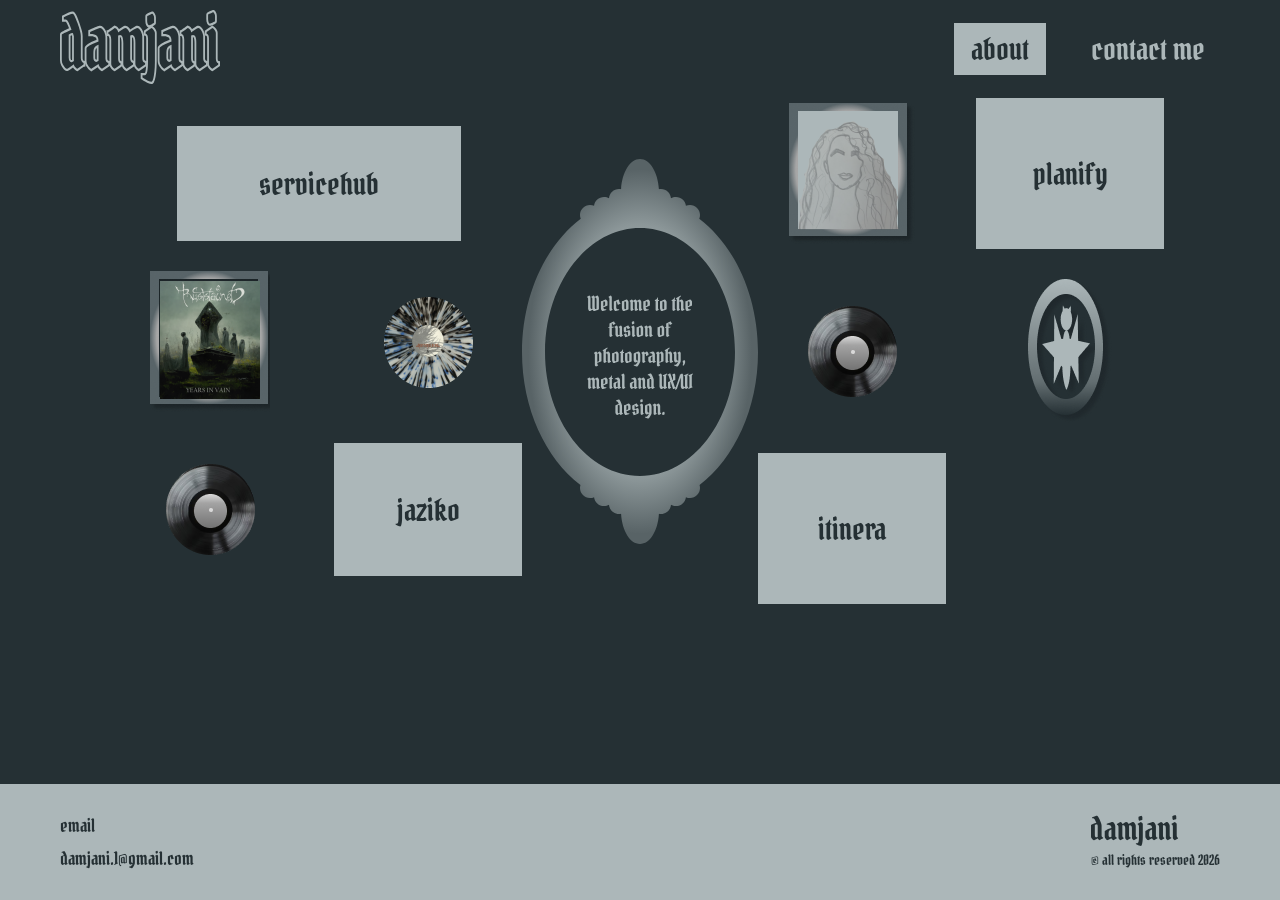
<file: index.html>
<!DOCTYPE html>
<html lang="en">

<head>
  <meta charset="UTF-8">
  <meta name="viewport" content="width=device-width, initial-scale=1.0">
  <title>damjani homepage</title>
  <link rel="icon" href="images/damjani.svg">
  <link rel="stylesheet" href="main.css">
</head>

<body>
  <header class="main-padding">
    <a href="index.html"> <img src="images/logo.svg" alt="logo"></a>
    <nav>
      <button aria-label="about" id="about" class="btn primary-btn"><span>about</span></button>
      <a href="mailto:damjani.1@gmail.com">
            <button aria-label="contact me" id="contact me" class="btn secondary-btn"><span>contact me</span></button>
    </a>
    </nav>

  </header>
  <main class="main-padding">
    <section id="aboutPopup">
      <p>When a lover of photography and organisation meets Figma you get Damjani. Focused on building clean yet
        memorable Ux/Ui designs for every idea and solving real life problems. Skilled in Figma, Adobe photoshop,
        wireframing, user flows, and creating scalable design systems.</p>
      <p>You can find me on damjani.1@gmail.com if you need to turn your ideas into people’s favourite app and website
        complete with original photography works or if you just need a new band recommendation.</p>
    </section>
    <section id="heroShot">
      <div class="hero-left">
        <a href="csSHub.html" class="project-cover" id="servicehub">
          <div class="project-cover-main"><span>servicehub</span></div>
          <div class="project-cover-hover">
            <img src="images/servicehub logo.svg" alt="project-logo">
            <span class="project-cover-info">Website for every local service you may need or want to offer</span>
          </div>
        </a>
        <div class="custom-border">
          <img src="images/years-in-vain-cover.png" alt="album cover">
        </div>
        <img src="images/album cover.png" alt="album cover">
        <img src="images/vinil.png" alt="vinil">
        <a href="csJaziko.html" class="project-cover">
          <div class="project-cover-main"><span>jaziko</span></div>
          <div class="project-cover-hover">
            <img src="images/jaziko logo.png" alt="project-logo">
            <span class="project-cover-info">Language learning app specialised for all segments</span>
          </div>
        </a>
      </div>
      <div class="hero-center">
        <img src="images/hero-center.svg" alt="hero-center">
      </div>
      <div class="hero-right">
        <img src="images/selfie illustration.png" alt="selfie illustration">
        <a href="csPlanify.html" class="project-cover">
          <div class="project-cover-main"><span>planify</span></div>

          <div class="project-cover-hover">
            <img src="images/planify logo.png" alt="project-logo">
            <span class="project-cover-info">Habit tracking, journaling, to do lists - one app for all in your
              pocket</span>
          </div>
        </a>
        <img src="images/vinil.png" alt="vinil">
        <img src="images/flower deco.png" alt="flower deco">
        <a href="csItinera.html" class="project-cover">
          <div class="project-cover-main"><span>itinera</span></div>
          <div class="project-cover-hover">
            <img src="images/itinera logo.png" alt="project-logo">
            <span class="project-cover-info">Your smart travel planner website powered by AI suggestions</span>
          </div>
        </a>
      </div>
    </section>
  </main>
  <footer id="footer" class="main-padding">
    <div class="footer-left">
      <span>email</span>
      <a href="mailto:damjani.1@gmail.com">damjani.1@gmail.com</a>
    </div>
    <div class="footer-right">
      <img src="images/damjani.svg" alt="logo">
      <p>© all rights reserved <span id="year">2026</span></p>
    </div>
  </footer>
  <script src="main.js"></script>
</body>

</html>
</file>
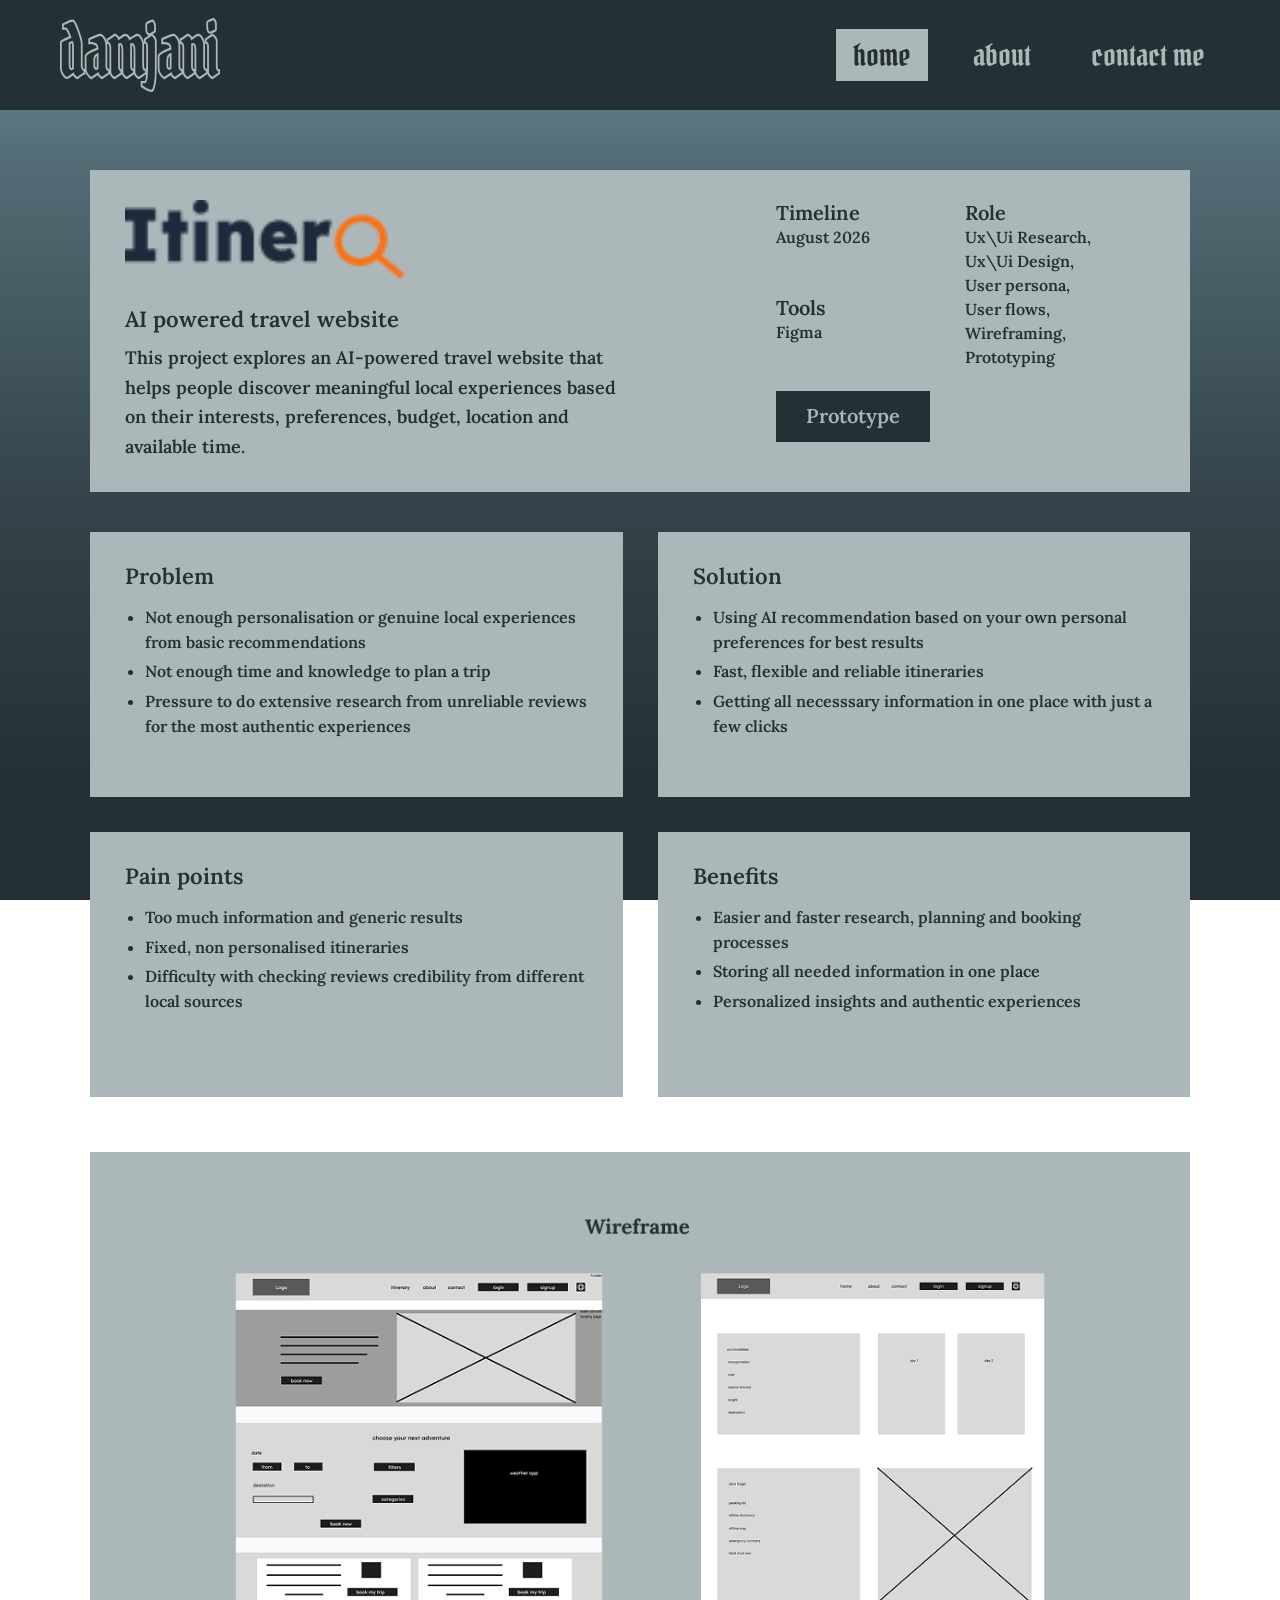
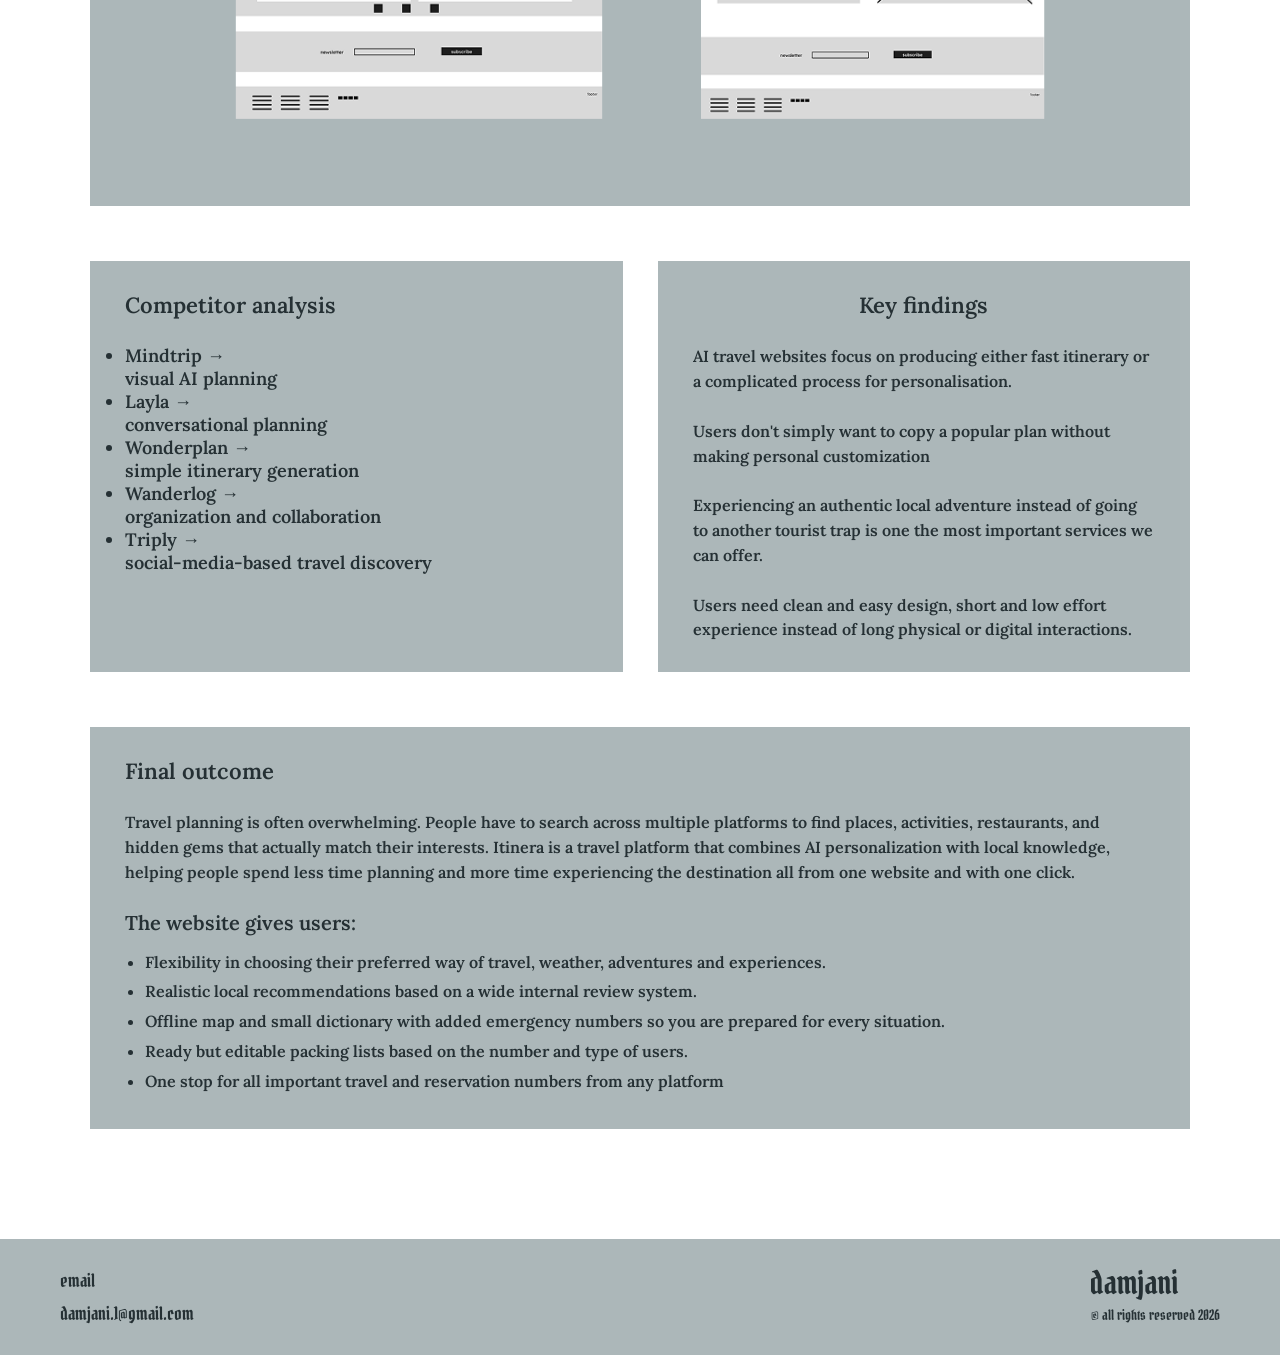
<file: csItinera.html>
<!DOCTYPE html>
<html lang="en">
<head>
    <meta charset="UTF-8">
    <meta name="viewport" content="width=device-width, initial-scale=1.0">
    <title>damjani | Itinera</title>
    <link rel="icon" href="images/damjani.svg">
    <link rel="stylesheet" href="main.css">
</head>

<body class="cs-mainC"> 
    <header class="csItinera cs-mainC">
        <img src="images/logo.svg" alt="Logo">
        <nav>
            <a href="index.html">
            <button aria-label="home" id="home" class="btn primary-btn"><span>home</span></button>
            </a>
            <button aria-label="about" id="about" class="btn secondary-btn"><span>about</span></button>
            <section id="aboutPopup">
      <p>When a lover of photography and organisation meets Figma you get Damjani. Focused on building clean yet
        memorable Ux/Ui designs for every idea and solving real life problems. Skilled in Figma, Adobe photoshop,
        wireframing, user flows, and creating scalable design systems.</p>
      <p>You can find me on damjani.1@gmail.com if you need to turn your ideas into people’s favourite app and website
        complete with original photography works or if you just need a new band recommendation.</p>
    </section>
    <a href="mailto:damjani.1@gmail.com">
            <button aria-label="contact me" id="contact me" class="btn secondary-btn"><span>contact me</span></button>
    </a>

        </nav>
    </header>    

<main>
    <section id="itinera" class="project-cs">
        <div class="project-intro">
            <h1>
                <img src="images/itinera logo.png" alt="Itinera">
            </h1>
            <h2>AI powered travel website</h2>
            <p>This project explores an AI-powered travel website that helps people discover meaningful local experiences based on their interests, preferences, budget, location and available time.</p>

        </div>
        <div class="project-details">
        <div>
            <h3>Timeline</h3>
            <p> August 2026</p>
        </div>
        <div>
            <h3>Role</h3>
            <p>
                Ux\Ui Research,<br>
                Ux\Ui Design,<br>
                User persona,<br>
                User flows,<br>
                Wireframing,<br>
                Prototyping
            </p>
        </div>
        <div>   
            <h3>Tools</h3>
            <p>Figma</p>
        </div>
        <div class="cs-btn">
            <a href=https://www.figma.com/proto/e2e3lIB2a1p1ColYZX4ioc/Projects?node-id=174-2645&t=kzydn6kjqx1SH7oX-1&scaling=min-zoom&content-scaling=fixed&page-id=0%3A1&starting-point-node-id=174%3A2645&show-proto-sidebar=1  target="_blank" class="cs-btn">Prototype</a>
        </div>
        </div>
    </section>
    <section id="user-research">
        <div class="problem">
            <h2>Problem</h2>
            <ul>
                <li>Not enough personalisation or genuine local experiences from basic recommendations</li>
                <li>Not enough time and knowledge to plan a trip</li>
                <li>Pressure to do extensive research from unreliable reviews for the most authentic experiences</li>
            </ul>
        </div>
        <div class="solution">
            <h2>Solution</h2>
            <ul>
                <li>Using AI recommendation based on your own personal preferences for best results</li>
                <li>Fast, flexible and reliable itineraries</li>
                <li>Getting all necesssary information in one place with just a few clicks</li>
            </ul>
        </div>
        <div class="painPoint">
            <h2>Pain points</h2>
            <ul>
                <li>Too much information and generic results</li>
                <li>Fixed, non personalised itineraries</li>
                <li>Difficulty with checking reviews credibility from different local sources</li>
            </ul>
        </div>
        <div class="benefits">
            <h2>Benefits</h2>
            <ul>
                <li>Easier and faster research, planning and booking processes</li>
                <li>Storing all needed information in one place</li>
                <li>Personalized insights and authentic experiences</li>
            </ul>
        </div>
    </section>  
    <section id="example-section">
        <div class="exampleImg">
            <img src="images/Group 292.png" alt="wireframe">
        </div>
    </section> 
    <section id="analysis">
        <div class="competitorAnalysis">
            <h2>Competitor analysis</h2>
           <ul>
                <li>Mindtrip →<br>
                    visual AI planning</li>
                <li>Layla →<br>
                    conversational planning</li>
                <li>Wonderplan →<br>
                    simple itinerary generation</li>
                <li>Wanderlog →<br>
                    organization and collaboration</li>
                <li>Triply →<br>
                    social-media-based travel discovery</li>
            </ul>
        </div>
        <div class="keyFindings">
            <h2>Key findings</h2>
            <p>
                AI travel websites focus on producing either fast itinerary or a complicated process for personalisation.
            </p>
            <p>
                Users don't simply want to copy a popular plan without making personal customization
            </p>
            <p>
                Experiencing an authentic local adventure instead of going to another tourist trap is one the most important services we can offer.
            </p>
            <p>
                Users need clean and easy design, short and low effort experience instead of long physical or digital interactions.
            </p>
        </div>
    </section>
    <section id="findings">
        <div class="finalOutcome">
            <h2>Final outcome</h2>
            <p>Travel planning is often overwhelming. People have to search across multiple platforms to find places, activities, restaurants, and hidden gems that actually match their interests. Itinera is a travel platform that combines AI personalization with local knowledge, helping people spend less time planning and more time experiencing the destination all from one website and with one click.</p>
            <h3>The website gives users:</h3>
            <ul>
                <li>Flexibility in choosing their preferred way of travel, weather, adventures and experiences.</li>
                <li>Realistic local recommendations based on a wide internal review system.</li>
                <li>Offline map and small dictionary with added emergency numbers so you are prepared for every situation.</li>
                <li>Ready but editable packing lists based on the number and type of users.</li>
                <li>One stop for all important travel and reservation numbers from any platform</li>
            </ul>
        </div>
</main>

  <footer id="footer" class="main-padding">
    <div class="footer-left">
      <span>email</span>
      <a href="mailto:damjani.1@gmail.com">damjani.1@gmail.com</a>
    </div>
    <div class="footer-right">
      <img src="images/damjani.svg" alt="logo">
      <p>© all rights reserved <span id="year">2026</span></p>
    </div>
  </footer>
  <script src="main.js"></script>  
</body>

</html>
</file>
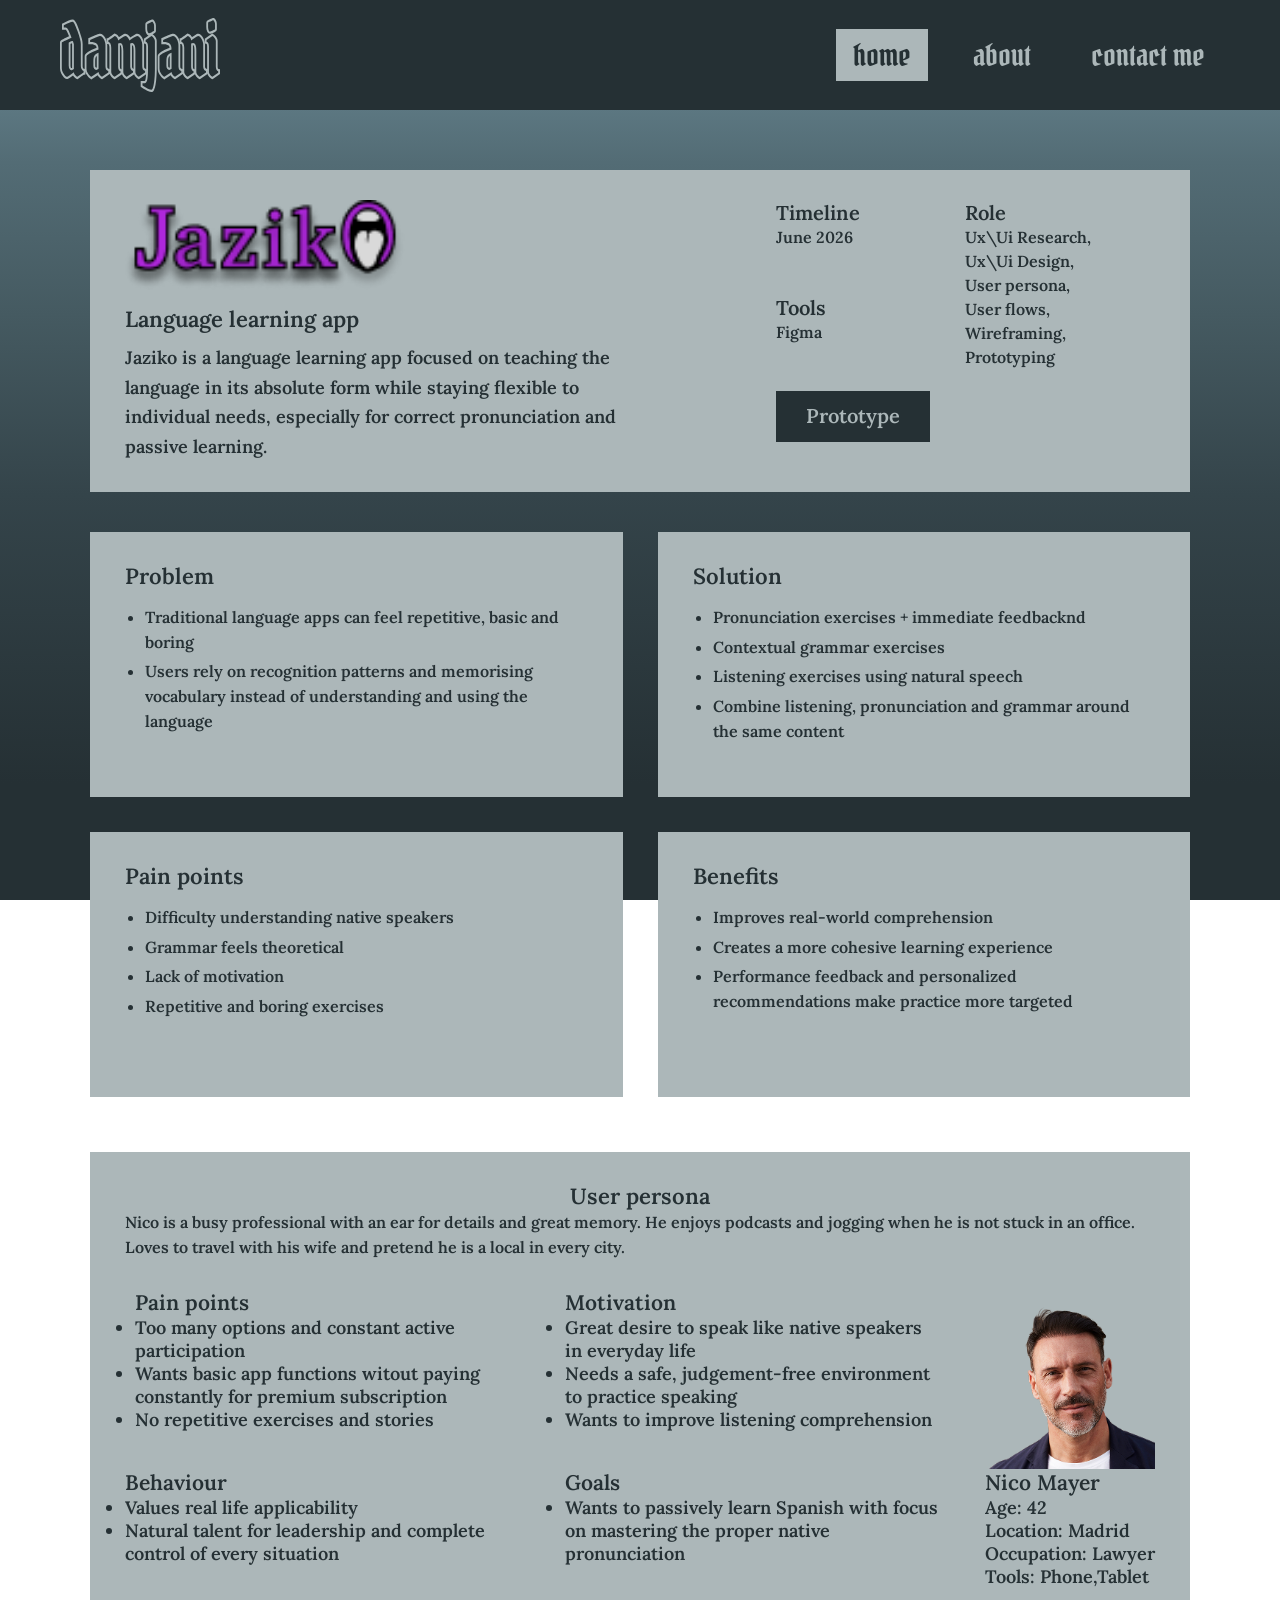
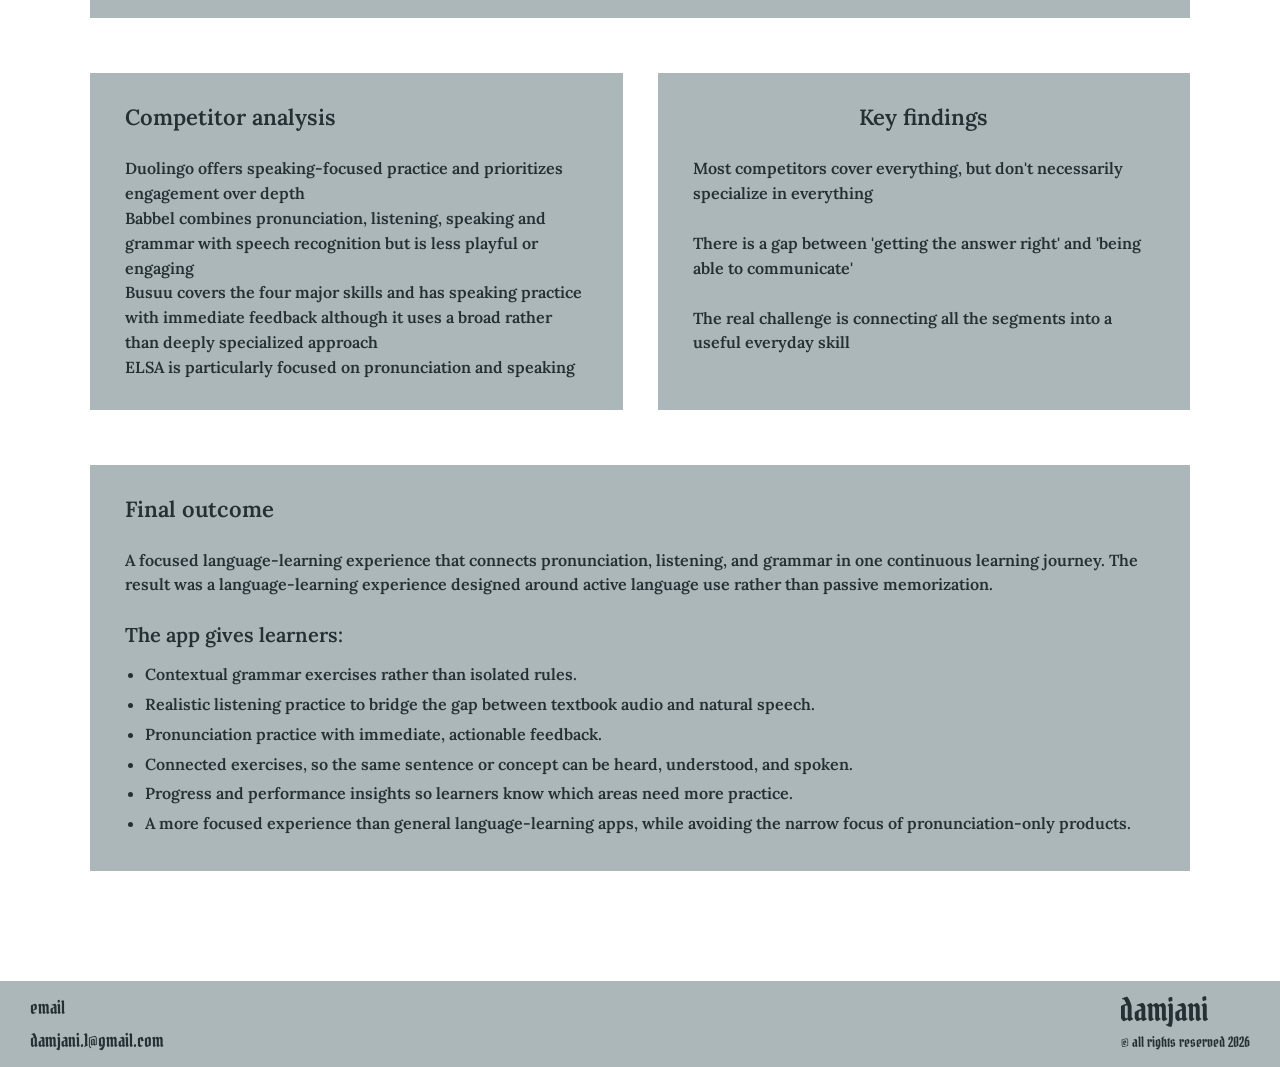
<file: csJaziko.html>
<!DOCTYPE html>
<html lang="en">
<head>
    <meta charset="UTF-8">
    <meta name="viewport" content="width=device-width, initial-scale=1.0">
    <title>damjani | Jaziko</title>
    <link rel="icon" href="images/damjani.svg">
    <link rel="stylesheet" href="main.css">
</head>

<body class="csJaziko cs-mainC"> 
    <header class="csJaziko cs-mainC">
        <img src="images/logo.svg" alt="Logo">
        <nav>
            <a href="index.html">
            <button aria-label="home" id="home" class="btn primary-btn"><span>home</span></button>
            </a>
            <button aria-label="about" id="about" class="btn secondary-btn"><span>about</span></button>
            <section id="aboutPopup">
      <p>When a lover of photography and organisation meets Figma you get Damjani. Focused on building clean yet
        memorable Ux/Ui designs for every idea and solving real life problems. Skilled in Figma, Adobe photoshop,
        wireframing, user flows, and creating scalable design systems.</p>
      <p>You can find me on damjani.1@gmail.com if you need to turn your ideas into people’s favourite app and website
        complete with original photography works or if you just need a new band recommendation.</p>
    </section>
    <a href="mailto:damjani.1@gmail.com">
            <button aria-label="contact me" id="contact me" class="btn secondary-btn"><span>contact me</span></button>
    </a>

        </nav>
    </header>    

<main>
    <section id="jaziko" class="project-cs">
        <div class="project-intro">
            <h1>
                <img src="images/jaziko logo.png" alt="Jaziko">
            </h1>
            <h2>Language learning app</h2>
            <p>Jaziko is a language learning app focused on teaching the language in its absolute form while staying flexible to individual needs, especially for correct pronunciation and passive learning.</p>

        </div>
        <div class="project-details">
        <div>
            <h3>Timeline</h3>
            <p> June 2026</p>
        </div>
        <div>
            <h3>Role</h3>
            <p>
                Ux\Ui Research,<br>
                Ux\Ui Design,<br>
                User persona,<br>
                User flows,<br>
                Wireframing,<br>
                Prototyping
            </p>
        </div>
        <div>   
            <h3>Tools</h3>
            <p>Figma</p>
        </div>
        <div class="cs-btn">
            <a href=https://www.figma.com/proto/e2e3lIB2a1p1ColYZX4ioc/Projects?node-id=35-321&t=TA2B93HFnXbIDEqa-1&scaling=scale-down&content-scaling=fixed&page-id=33%3A104&starting-point-node-id=100%3A1390  target="_blank" class="cs-btn">Prototype</a>
        </div>
        </div>
    </section>
    <section id="user-research">
        <div class="problem">
            <h2>Problem</h2>
            <ul>
                <li>Traditional language apps can feel repetitive, basic and boring</li>
                <li>Users rely on recognition patterns and memorising vocabulary instead of understanding and using the language</li>
            </ul>
        </div>
        <div class="solution">
            <h2>Solution</h2>
            <ul>
                <li>Pronunciation exercises + immediate feedbacknd</li>
                <li>Contextual grammar exercises</li>
                <li>Listening exercises using natural speech</li>
                <li>Combine listening, pronunciation and grammar around the same content</li>
            </ul>
        </div>
        <div class="painPoint">
            <h2>Pain points</h2>
            <ul>
                <li>Difficulty understanding native speakers</li>
                <li>Grammar feels theoretical</li>
                <li>Lack of motivation</li>
                <li>Repetitive and boring exercises</li>
            </ul>
        </div>
        <div class="benefits">
            <h2>Benefits</h2>
            <ul>
                <li>Improves real-world comprehension</li>
                <li>Creates a more cohesive learning experience</li>
                <li>Performance feedback and personalized recommendations make practice more targeted</li>
            </ul>
        </div>
    </section>  
    <section id="example-sectionJ">
        <div class="userPersona">  
            <h2>User persona</h2>
            <p>
                Nico is a busy professional with an ear for details and great memory. He enjoys podcasts and jogging when he is not stuck in an office. Loves to travel with his wife and pretend he is a local in every city.
            </p> 
        </div>
        <div class="userImg">
            <img src="images/Nico Mayer.png" alt="user persona">
        </div>
        <div class="userPPoints">
            <h3>Pain points</h3>
            <ul>
                <li>Too many options and constant active participation</li>
                <li>Wants basic app functions witout paying constantly for premium subscription</li>
                <li>No repetitive exercises and stories</li>
            </ul>
        </div>
        <div class="userMotivation">
            <h3>Motivation</h3>
            <ul>
                <li>Great desire to speak like native speakers in everyday life</li>
                <li>Needs a safe, judgement-free environment to practice speaking</li>
                <li>Wants to improve listening comprehension</li>
            </ul>
        </div>
        <div class="userBehaviour">
            <h3>Behaviour</h3>
            <ul>
                <li>Values real life applicability</li>
                <li>Natural talent for leadership and complete control of every situation</li>
            </ul>
        </div>
        <div class="userGoals">
            <h3>Goals</h3>
            <ul>
                <li>Wants to passively learn Spanish with focus on mastering the proper native pronunciation</li>
            </ul>
        </div>
        <div class="userInfo">
            <h3>Nico Mayer</h3>
            <p>Age: 42<br>
                Location: Madrid<br>
                Occupation: Lawyer<br>
                Tools: Phone,Tablet<br>
            </p>
        </div>

    </section> 
    <section id="analysis">
        <div class="competitorAnalysis">
            <h2>Competitor analysis</h2>
            <p>
                Duolingo offers speaking-focused practice and prioritizes engagement over depth<br>
                Babbel combines pronunciation, listening, speaking and grammar with speech recognition but is less playful or engaging<br>
                Busuu covers the four major skills and has speaking practice with immediate feedback although it uses a broad rather than deeply specialized approach<br>
                ELSA is particularly focused on pronunciation and speaking
            </p>
        </div>
        <div class="keyFindings">
            <h2>Key findings</h2>
            <p>
                Most competitors cover everything, but don't necessarily specialize in everything
            </p>
            <p>
                There is a gap between 'getting the answer right' and 'being able to communicate'
            </p>
            <p>
                The real challenge is connecting all the segments into a useful everyday skill
            </p>
        </div>
    </section>
    <section id="findings">
        <div class="finalOutcome">
            <h2>Final outcome</h2>
            <p>A focused language-learning experience that connects pronunciation, listening, and grammar in one continuous learning journey. The result was a language-learning experience designed around active language use rather than passive memorization.</p>
            <h3>The app gives learners:</h3>
            <ul>
                <li>Contextual grammar exercises rather than isolated rules.</li>
                <li>Realistic listening practice to bridge the gap between textbook audio and natural speech.</li>
                <li>Pronunciation practice with immediate, actionable feedback.</li>
                <li>Connected exercises, so the same sentence or concept can be heard, understood, and spoken.</li>
                <li>Progress and performance insights so learners know which areas need more practice.</li>
                <li>A more focused experience than general language-learning apps, while avoiding the narrow focus of pronunciation-only products.</li>
            </ul>
        </div>
</main>

  <footer id="footerJaziko" class="footer-Jaziko cs-footer">
    <div class="footer-left">
      <span>email</span>
      <a href="mailto:damjani.1@gmail.com">damjani.1@gmail.com</a>
    </div>
    <div class="footer-right">
      <img src="images/damjani.svg" alt="logo">
      <p>© all rights reserved <span id="year">2026</span></p>
    </div>
  </footer>
  <script src="main.js"></script>  
</body>

</html>
</file>
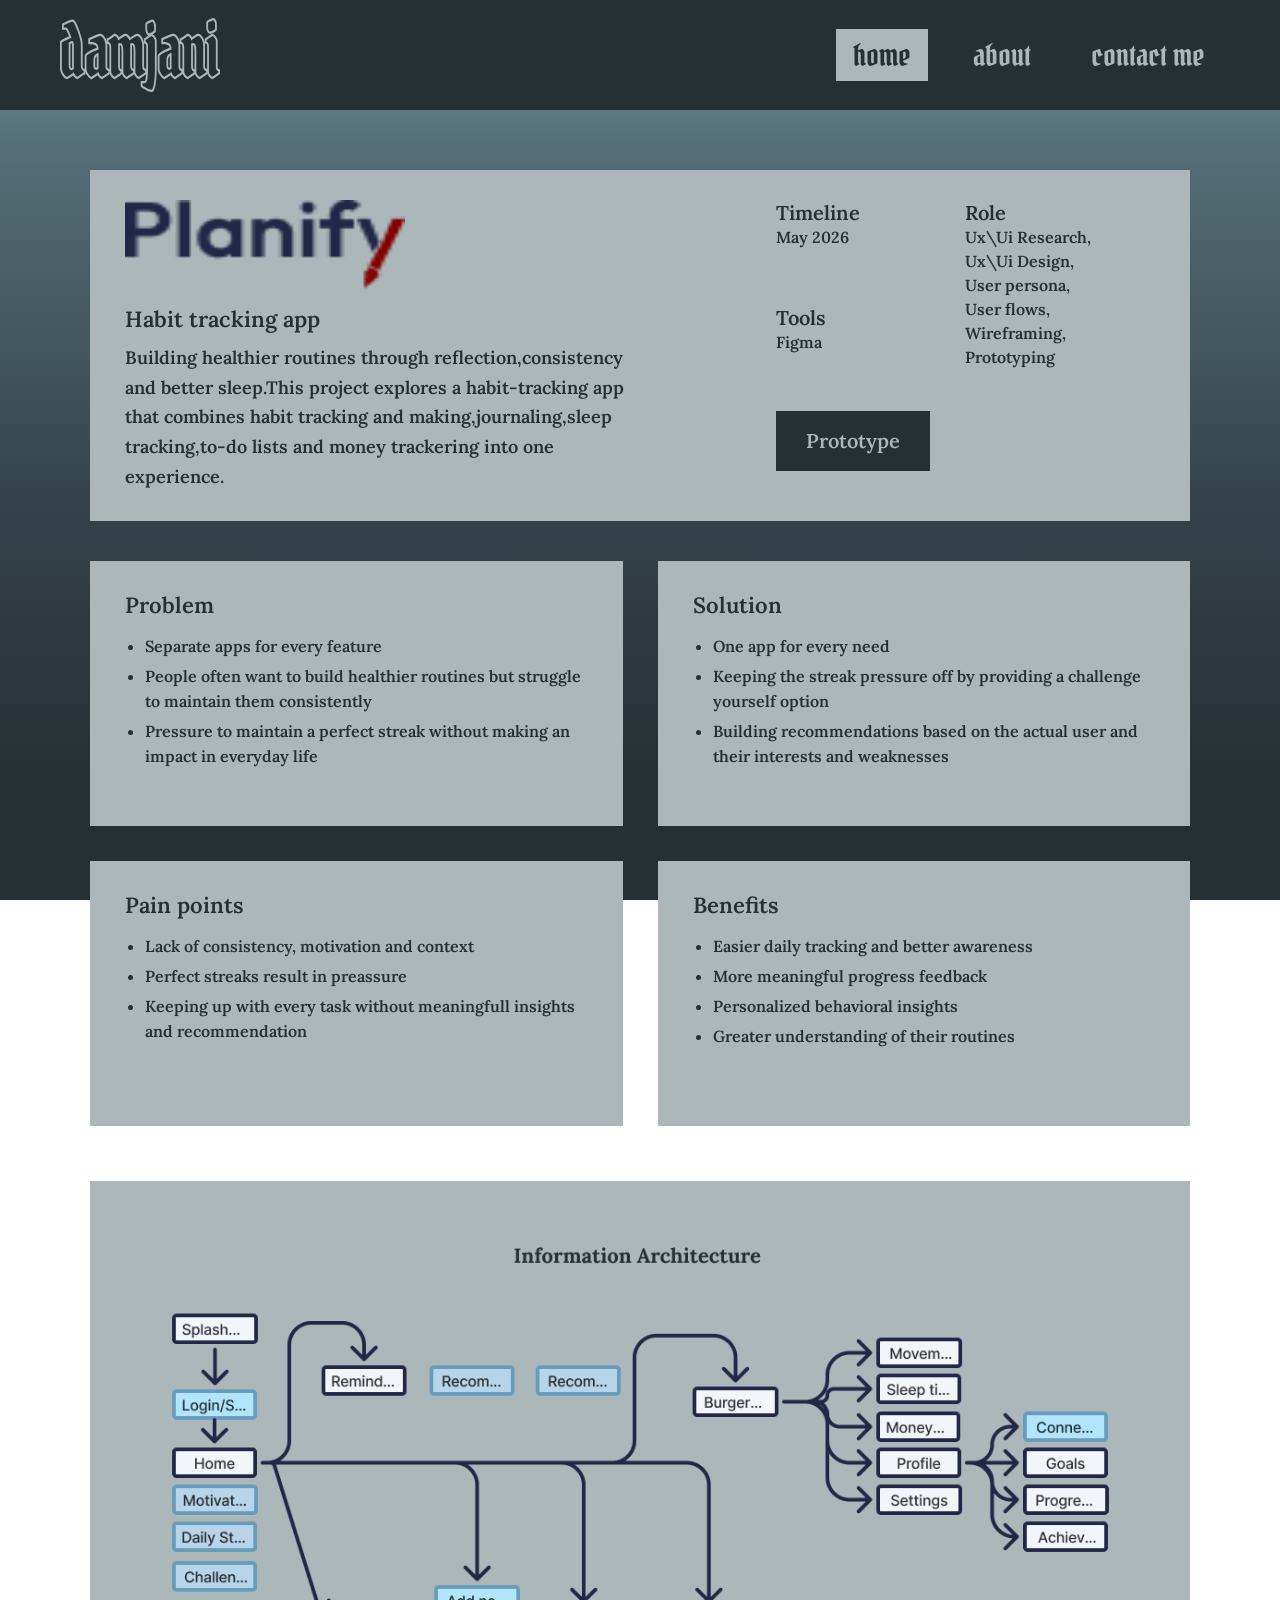
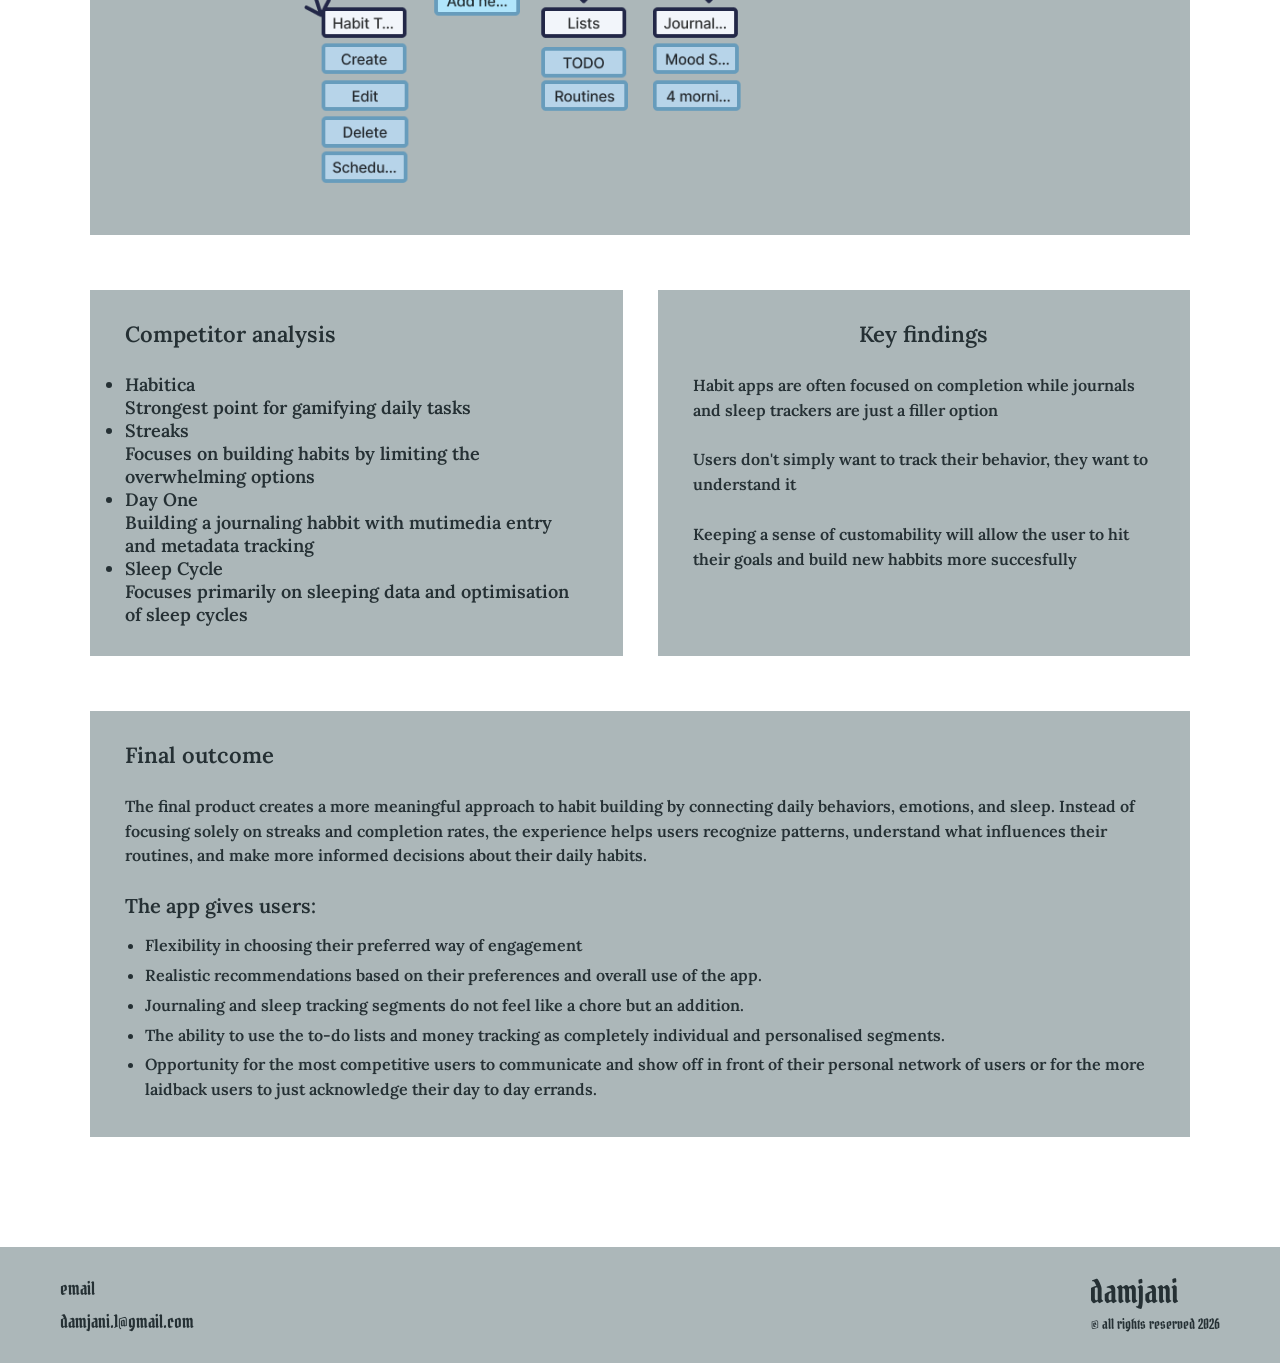
<file: csPlanify.html>
<!DOCTYPE html>
<html lang="en">
<head>
    <meta charset="UTF-8">
    <meta name="viewport" content="width=device-width, initial-scale=1.0">
    <title>damjani | Planify</title>
    <link rel="icon" href="images/damjani.svg">
    <link rel="stylesheet" href="main.css">
</head>

<body class="cs-mainC"> 
    <header class="csPlanify cs-mainC">
        <img src="images/logo.svg" alt="Logo">
        <nav>
            <a href="index.html">
            <button aria-label="home" id="home" class="btn primary-btn"><span>home</span></button>
            </a>
            <button aria-label="about" id="about" class="btn secondary-btn"><span>about</span></button>
            <section id="aboutPopup">
      <p>When a lover of photography and organisation meets Figma you get Damjani. Focused on building clean yet
        memorable Ux/Ui designs for every idea and solving real life problems. Skilled in Figma, Adobe photoshop,
        wireframing, user flows, and creating scalable design systems.</p>
      <p>You can find me on damjani.1@gmail.com if you need to turn your ideas into people’s favourite app and website
        complete with original photography works or if you just need a new band recommendation.</p>
    </section>
    <a href="mailto:damjani.1@gmail.com">
            <button aria-label="contact me" id="contact me" class="btn secondary-btn"><span>contact me</span></button>
    </a>

        </nav>
    </header>    

<main>
    <section id="planify" class="project-cs">
        <div class="project-intro">
            <h1>
                <img src="images/planify logo.png" alt="Planify">
            </h1>
            <h2>Habit tracking app</h2>
            <p>Building healthier routines through reflection,consistency and better sleep.This project explores a habit-tracking app that combines habit tracking and making,journaling,sleep tracking,to-do lists and money trackering into one experience.</p>

        </div>
        <div class="project-details">
        <div>
            <h3>Timeline</h3>
            <p> May 2026</p>
        </div>
        <div>
            <h3>Role</h3>
            <p>
                Ux\Ui Research,<br>
                Ux\Ui Design,<br>
                User persona,<br>
                User flows,<br>
                Wireframing,<br>
                Prototyping
            </p>
        </div>
        <div>   
            <h3>Tools</h3>
            <p>Figma</p>
        </div>
        <div class="cs-btn">
            <a href=https://www.figma.com/proto/FyPwNU48MSKhOmZmeoVvVh/UX-UI-March--26?node-id=41-343&starting-point-node-id=38%3A30&t=lCbRv71n2akiQzhg-1  target="_blank" class="cs-btn">Prototype</a>
        </div>
        </div>
    </section>
    <section id="user-research">
        <div class="problem">
            <h2>Problem</h2>
            <ul>
                <li>Separate apps for every feature</li>
                <li>People often want to build healthier routines but struggle to maintain them consistently</li>
                <li>Pressure to maintain a perfect streak without making an impact in everyday life</li>
            </ul>
        </div>
        <div class="solution">
            <h2>Solution</h2>
            <ul>
                <li>One app for every need</li>
                <li>Keeping the streak pressure off by providing a challenge yourself option </li>
                <li>Building recommendations based on the actual user and their interests and weaknesses</li>
            </ul>
        </div>
        <div class="painPoint">
            <h2>Pain points</h2>
            <ul>
                <li>Lack of consistency, motivation and context</li>
                <li>Perfect streaks result in preassure</li>
                <li>Keeping up with every task without meaningfull insights and recommendation</li>
            </ul>
        </div>
        <div class="benefits">
            <h2>Benefits</h2>
            <ul>
                <li>Easier daily tracking and better awareness</li>
                <li>More meaningful progress feedback</li>
                <li>Personalized behavioral insights</li>
                <li>Greater understanding of their routines</li>
            </ul>
        </div>
    </section>  
    <section id="example-section">
        <div class="exampleImg">
            <img src="images/Group 291.png" alt="information architecture">
        </div>
    </section> 
    <section id="analysis">
        <div class="competitorAnalysis">
            <h2>Competitor analysis</h2>
           <ul>
                <li>Habitica<br>
                    Strongest point for gamifying daily tasks
                </li>
                <li>Streaks<br>
                    Focuses on building habits by limiting the overwhelming options
                </li>
                <li>Day One<br>
                    Building a journaling habbit with mutimedia entry and metadata tracking
                </li>
                <li>Sleep Cycle<br>
                    Focuses primarily on sleeping data and optimisation of sleep cycles
                </li>
            </ul>
        </div>
        <div class="keyFindings">
            <h2>Key findings</h2>
            <p>
                Habit apps are often focused on completion while journals and sleep trackers are just a filler option
            </p>
            <p>
                Users don't simply want to track their behavior, they want to understand it
            </p>
            <p>
                Keeping a sense of customability will allow the user to hit their goals and build new habbits more succesfully
            </p>
        </div>
    </section>
    <section id="findings">
        <div class="finalOutcome">
            <h2>Final outcome</h2>
            <p>The final product creates a more meaningful approach to habit building by connecting daily behaviors, emotions, and sleep. Instead of focusing solely on streaks and completion rates, the experience helps users recognize patterns, understand what influences their routines, and make more informed decisions about their daily habits.</p>
            <h3>The app gives users:</h3>
            <ul>
                <li>Flexibility in choosing their preferred way of engagement</li>
                <li>Realistic recommendations based on their preferences and overall use of the app.</li>
                <li>Journaling  and sleep tracking segments do not feel like a chore but an addition.</li>
                <li>The ability to use the to-do lists and money tracking as completely individual and personalised segments.</li>
                <li>Opportunity for the most competitive users to communicate and show off in front of their personal network of users or for the more laidback users to just acknowledge their day to day errands.</li>
            </ul>
        </div>
</main>

  <footer id="footer" class="main-padding">
    <div class="footer-left">
      <span>email</span>
      <a href="mailto:damjani.1@gmail.com">damjani.1@gmail.com</a>
    </div>
    <div class="footer-right">
      <img src="images/damjani.svg" alt="logo">
      <p>© all rights reserved <span id="year">2026</span></p>
    </div>
  </footer>
  <script src="main.js"></script>  
</body>

</html>
</file>
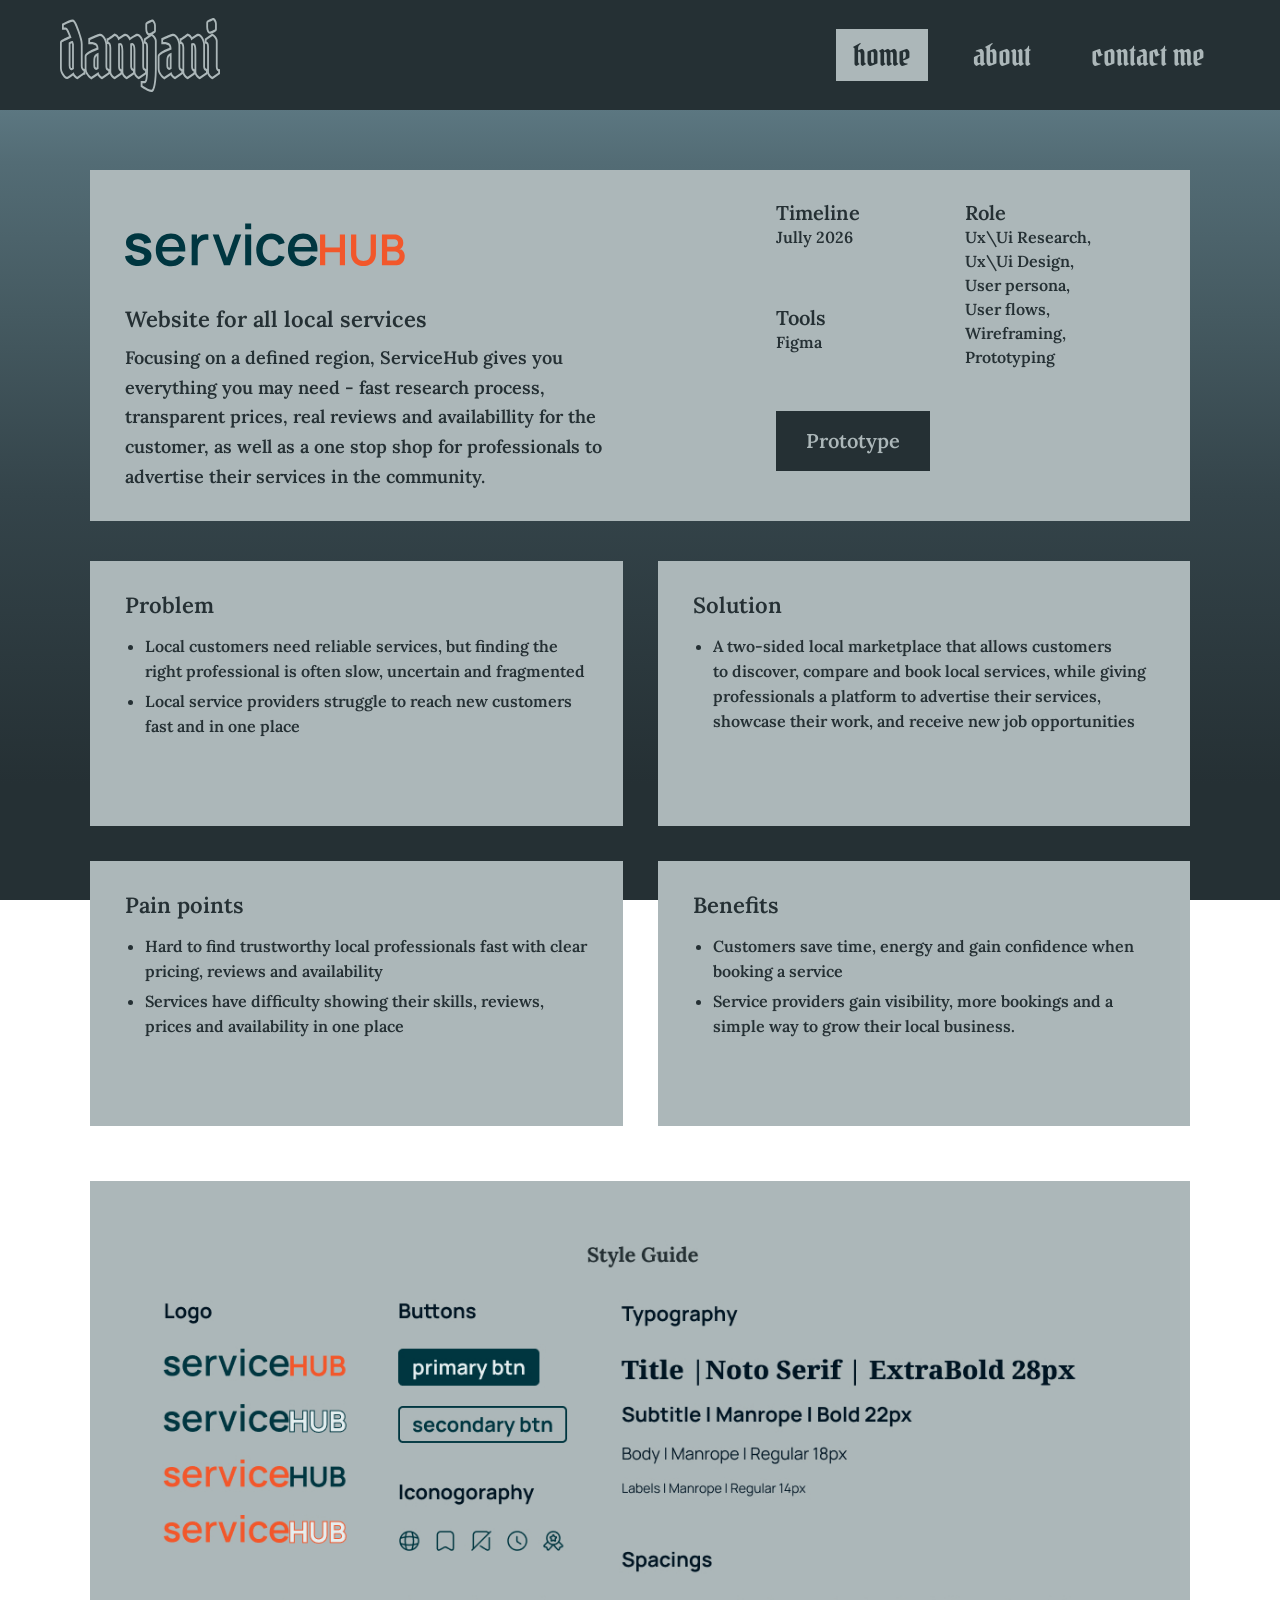
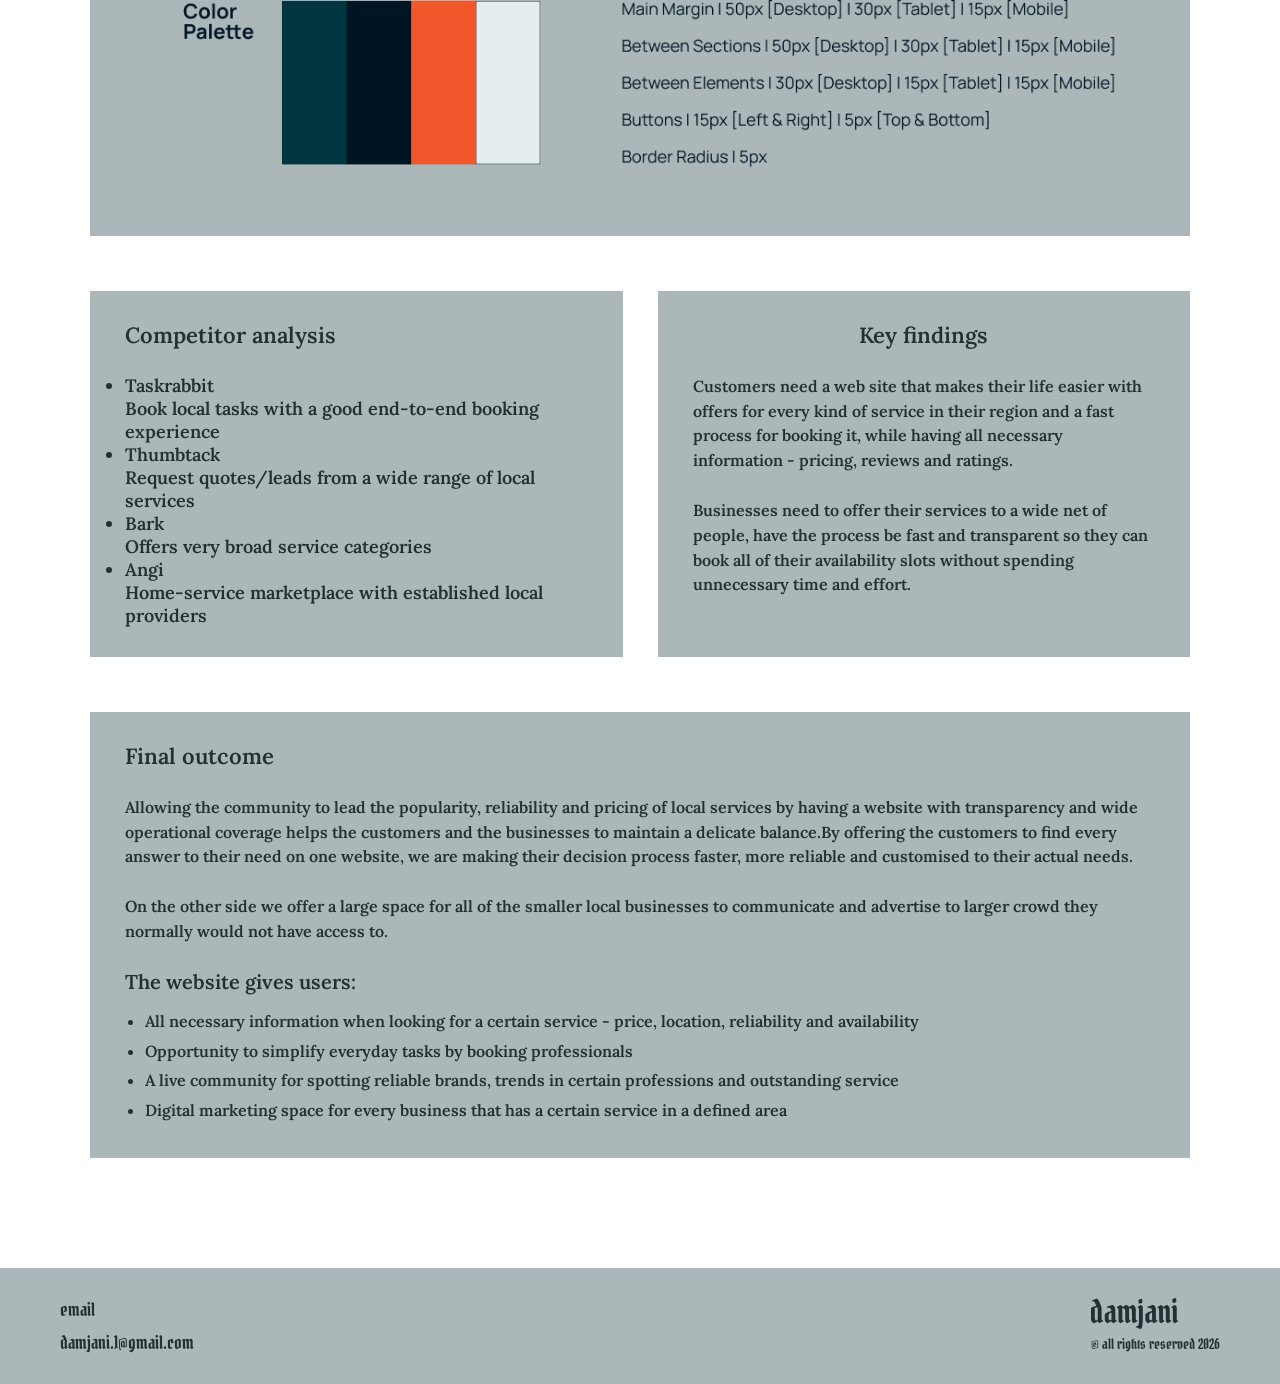
<file: csSHub.html>
<!DOCTYPE html>
<html lang="en">
<head>
    <meta charset="UTF-8">
    <meta name="viewport" content="width=device-width, initial-scale=1.0">
    <title>damjani | ServiceHub</title>
    <link rel="icon" href="images/damjani.svg">
    <link rel="stylesheet" href="main.css">
</head>

<body class="cs-mainC"> 
    <header class="csSHub cs-mainC">
        <img src="images/logo.svg" alt="Logo">
        <nav>
            <a href="index.html">
            <button aria-label="home" id="home" class="btn primary-btn"><span>home</span></button>
            </a>
            <button aria-label="about" id="about" class="btn secondary-btn"><span>about</span></button>
            <section id="aboutPopup">
      <p>When a lover of photography and organisation meets Figma you get Damjani. Focused on building clean yet
        memorable Ux/Ui designs for every idea and solving real life problems. Skilled in Figma, Adobe photoshop,
        wireframing, user flows, and creating scalable design systems.</p>
      <p>You can find me on damjani.1@gmail.com if you need to turn your ideas into people’s favourite app and website
        complete with original photography works or if you just need a new band recommendation.</p>
    </section>
    <a href="mailto:damjani.1@gmail.com">
            <button aria-label="contact me" id="contact me" class="btn secondary-btn"><span>contact me</span></button>
    </a>

        </nav>
    </header>    

<main>
    <section id="serviceHub" class="project-cs">
        <div class="project-intro">
            <h1>
                <img src="images/servicehub logo.svg" alt="ServiceHub">
            </h1>
            <h2>Website for all local services</h2>
            <p>Focusing on a defined region, ServiceHub gives you everything you may need - fast research process, transparent prices, real reviews and availabillity for the customer, as well as a one stop shop for professionals to advertise their services in the community.</p>

        </div>
        <div class="project-details">
        <div>
            <h3>Timeline</h3>
            <p> Jully 2026</p>
        </div>
        <div>
            <h3>Role</h3>
            <p>
                Ux\Ui Research,<br>
                Ux\Ui Design,<br>
                User persona,<br>
                User flows,<br>
                Wireframing,<br>
                Prototyping
            </p>
        </div>
        <div>   
            <h3>Tools</h3>
            <p>Figma</p>
        </div>
        <div class="cs-btn">
            <a href=https://www.figma.com/proto/FyPwNU48MSKhOmZmeoVvVh/UX-UI-March--26?node-id=200-1233&t=lCA0XfwN6IJ3dtVt-1&scaling=scale-down&content-scaling=fixed&page-id=193%3A25&starting-point-node-id=200%3A1233&show-proto-sidebar=1  target="_blank" class="cs-btn">Prototype</a>
        </div>
        </div>
    </section>
    <section id="user-research">
        <div class="problem">
            <h2>Problem</h2>
            <ul>
                <li>Local customers need reliable services, but finding the right professional is often slow, uncertain and fragmented</li>
                <li>Local service providers struggle to reach new customers fast and in one place</li>
            </ul>
        </div>
        <div class="solution">
            <h2>Solution</h2>
            <ul>
                <li>A two-sided local marketplace that allows customers to discover, compare and book local services, while giving professionals a platform to advertise their services, showcase their work, and receive new job opportunities</li>
            </ul>
        </div>
        <div class="painPoint">
            <h2>Pain points</h2>
            <ul>
                <li>Hard to find trustworthy local professionals fast with clear pricing, reviews and availability</li>
                <li>Services have difficulty showing their skills, reviews, prices and availability in one place</li>
            </ul>
        </div>
        <div class="benefits">
            <h2>Benefits</h2>
            <ul>
                <li>Customers save time, energy and gain confidence when booking a service </li>
                <li>Service providers gain visibility, more bookings and a simple way to grow their local business.</li>
            </ul>
        </div>
    </section>  
    <section id="example-section">
        <div class="exampleImg">  
            <img src="images/Group 278.jpg" alt="style guide">
        </div>
    </section> 
    <section id="analysis">
        <div class="competitorAnalysis">
            <h2>Competitor analysis</h2>
           <ul>
                <li>Taskrabbit<br>
                    Book local tasks with a good end-to-end booking experience</li>
                <li>Thumbtack<br>
                    Request quotes/leads from a wide range of local services</li>
                <li>Bark<br>
                    Offers very broad service categories</li>
                <li>Angi<br>
                    Home-service marketplace with established local providers</li>
            </ul>
        </div>
        <div class="keyFindings">
            <h2>Key findings</h2>
            <p>
                Customers need a web site that makes their life easier with offers for every kind of service in their region and a fast process for booking it, while having all necessary information - pricing, reviews and ratings.
            </p>
            <p>
                Businesses need to offer their services to a wide net of people, have the process be fast and transparent so they can book all of their availability slots without spending unnecessary time and effort.
            </p>
            
        </div>
    </section>
    <section id="findings">
        <div class="finalOutcome">
            <h2>Final outcome</h2>
            <p>Allowing the community to lead the popularity, reliability and pricing of local services by having a website with transparency and wide operational coverage helps the customers and the businesses to maintain a delicate balance.By offering the customers to find every answer to their need on one website, we are making their decision process faster, more reliable and customised to their actual needs.</p>
            <p>On the other side we offer a large space for all of the smaller local businesses to communicate and advertise to larger crowd they normally would not have access to.</p>
            <h3>The website gives users:</h3>
            <ul>
                <li>All necessary information when looking for a certain service - price, location, reliability and availability</li>
                <li>Opportunity to simplify everyday tasks by booking professionals</li>
                <li>A live community for spotting reliable brands, trends in certain professions and outstanding service</li>
                <li>Digital marketing space for every business that has a certain service in a defined area</li>
            </ul>
        </div>
</main>

  <footer id="footer" class="main-padding">
    <div class="footer-left">
      <span>email</span>
      <a href="mailto:damjani.1@gmail.com">damjani.1@gmail.com</a>
    </div>
    <div class="footer-right">
      <img src="images/damjani.svg" alt="logo">
      <p>© all rights reserved <span id="year">2026</span></p>
    </div>
  </footer>
  <script src="main.js"></script>  
</body>

</html>
</file>
<file: main.css>
@font-face {
  font-family: "Lora";
  src: url(fonts/Lora-SemiBold.woff2);
  font-weight: 600;
}

@font-face {
  font-family: "Pirata";
  src: url(fonts/PirataOne-Regular.woff2);
  font-weight: 400;
}

* {
  margin: 0;
  padding: 0;
  border: none;
  text-decoration: none;
}

body {
  background: #253034;

}

.main-padding {
  padding-left: 60px;
  padding-right: 60px;
}

header {
  display: flex;
  justify-content: space-between;
  padding-top: 10px;
  padding-bottom: 10px;
  align-items: center;
}

nav {
  display: flex;
  gap: 30px;
}

.btn {
  padding: 5px 15px;
  font-family: "Pirata";
  font-size: 30px;
  cursor: pointer;
}

.btn span {
  z-index: 1;
  position: relative;
  transition: color .6s ease-in;
}

.primary-btn {
  border: 2px solid #ACB7B9;
  color: #253034;
  display: block;
  overflow: hidden;
  text-align: center;
  text-decoration: none;
  transition: all .5s ease-in-out;
  position: relative;
  background-color: transparent;
}

.primary-btn::before {
  right: -50px;
  transform: translate(-100%);
  -webkit-transform: translateX(-100%);
  content: "";
  position: absolute;
  height: 100%;
  top: 0;
  width: 100%;
  -webkit-transition: all .5s ease-in-out;
  transition: all .5s ease-in-out;
  background: #ACB7B9;
}

.primary-btn::after {
  left: -50px;
  transform: translate(100%);
  -webkit-transform: translateX(100%);
  background-color: #ACB7B9;
  content: "";
  position: absolute;
  height: 100%;
  top: 0;
  width: 100%;
  -webkit-transition: all .5s ease-in-out;
  transition: all .5s ease-in-out;
}

.primary-btn:hover::before {
  transform: translateX(-200%);
}

.primary-btn:hover::after {
  transform: translateX(200%);
}

.primary-btn:hover span {
  color: #ACB7B9;
  transition: color .6s ease-in;
}

.secondary-btn {
  color: #ACB7B9;
  background-color: #253034;
  letter-spacing: 0;
  box-sizing: inherit;
  transition-property: all;
  transition-duration: .6s;
  transition-timing-function: ease;
  cursor: pointer;
  line-height: 48px;
  padding-top: 0;
  padding-bottom: 0;
}

.secondary-btn::before {
  backface-visibility: hidden;
  border: 1.5px solid transparent;
  bottom: 0;
  content: " ";
  display: block;
  margin: 0 auto;
  position: relative;
  transition: all .4s ease-in-out;
  width: 0;
}

.secondary-btn::after {
  backface-visibility: hidden;
  border: 1.5px solid transparent;
  bottom: 0;
  content: " ";
  display: block;
  margin: 0 auto;
  position: relative;
  transition: all .4s ease-in-out;
  width: 0;
}

.secondary-btn:hover::before {
  bottom: auto;
  top: 0;
  width: 70%;
  border-color: #ACB7B9;
  backface-visibility: hidden;
  transition: width .5s ease-in-out;
}

.secondary-btn:hover::after {
  backface-visibility: hidden;
  transition: width .5s ease-in-out;
  width: 70%;
  border-color: #ACB7B9;
}

#aboutPopup {
  background: linear-gradient(180deg, #ACB7B9 0%, #687376 18.75%, #485356 43.27%, #394448 66.83%, #253034 89.42%);
  font-family: "Pirata";
  font-size: 18px;
  color: #ACB7B9 !important;
  max-width: 50%;
  text-align: center;
  position: absolute;
  z-index: 7;
  right: 75px;
  height: 0;
  max-height: 0;
  overflow: hidden;
  transition: max-height .5s ease-in-out;
}

.open-popup {
  transition: max-height .5s ease-in-out !important;
  height: fit-content !important;
  max-height: 500px !important;
}

#aboutPopup p {
  padding: 30px;
  color: #ACB7B9 !important;

}

main {
  height: calc(100dvh - 214px);
}


main * {
  color: #ACB7B9;
}

#heroShot {
  display: flex;
  align-items: center;
  justify-content: center;
  max-height: calc(100dvh - 98px);
}

.hero-left,
.hero-right {
  display: grid;
  grid-template-columns: repeat(2, 1fr);
  gap: 30px;
  justify-items: center;
  max-width: 35%;
  align-items: center;
}

.project-cover {
  position: relative;
  display: block;
  overflow: hidden;
}

.project-cover-main {
  position: absolute;
  background-color: #ACB7B9;
  color: #253034;
  font-family: "Pirata";
  font-size: 30px;
  text-align: center;
  line-height: 36px;
  height: 100%;
  width: 100%;
}


.project-cover-main span {
  width: 100%;
  height: 100%;
  display: flex;
  align-items: center;
  justify-content: center;
  z-index: 1;
  position: relative;
  color: #253034;
}

.project-cover-hover {
  background: linear-gradient(180deg, #ACB7B9 0%, #737E80 25.96%, #374245 71.15%, #2E393D 83.65%, #253034 100%);
  display: flex;
  flex-direction: column;
  gap: 15px;
  color: #ACB7B9;
  font-size: 14px;
  font-family: "Lora";
  padding: 20px;
  transform: translateY(100%);
  z-index: 2;
  position: relative;
  transition: transform .5s ease-in-out;
  background-color: #ACB7B9;
}

.project-cover:hover .project-cover-hover {
  transform: translateY(0);
  transition: transform .5s ease-in-out;
}

.project-cover-hover img {
  max-height: 24px;
  width: auto;
}

#servicehub {
  grid-column: span 2;
  max-width: 70%;
}

.hero-center {
  display: flex;
  align-items: center;
  justify-content: center;
}

.custom-border {
  background-image: url(images/border.png);
  padding: 10px;
  background-repeat: no-repeat;
}

footer {
  background-color: #ACB7B9;
  display: flex;
  justify-content: space-between;
  padding-top: 30px;
  padding-bottom: 30px;
  align-items: center;
  font-family: "Pirata";
  color: #253034;
}

.footer-left span,
.footer-left a {
  font-family: "Pirata";
  color: #253034;
  font-size: 18px;
}

.footer-left {
  display: flex;
  flex-direction: column;
  gap: 10px;
}

.footer-right p,
.footer-right span {
  font-family: "Pirata";
  color: #253034;
  font-size: 14px;
}

/* Cs Jaziko */
body.cs-mainC {
  background: linear-gradient(180deg, #6E8E9A 0%, #536C75 18%, #455A61 35%, #34444A 55%, #253034 87%);
  background-attachment: fixed;
  min-height: 100vh;
  font-family: "Lora";
  color: #253034;
  font-size: 18px;
  display: flex;
  flex-direction: column;
}

header.cs-mainC {
  background:#253034;
  display: flex;
  justify-content: space-between;
  padding-top: 15px;
  padding-bottom: 15px;
  padding-left: 60px;
  padding-right: 60px;
  align-items: center;
  height: 80px;
}


.cs-btn{
    display: inline-flex;
    background-color: #253034;
    color: #ACB7B9;
    height: auto;
    width: auto;
    padding: 5px 15px;
    align-items: center;
    justify-content: center;
    text-decoration: none;
    font-family: "Lora";
    font-size: 20px;
    line-height: 1.5;
    cursor: pointer;
}

.cs-btn a:hover {
    background-color: #253034;
}

.cs-mainC .project-cs,
.cs-mainC #user-research,
.cs-mainC #user-persona,
.cs-mainC #analysis,
.cs-mainC #findings {
  color:#253034;
}

.cs-mainC p,
.cs-mainC li,
.cs-mainC h2,
.cs-mainC h3 {
  color: #253034;
}

.cs-mainC main {
  width: 87%;
  max-width: 1100px;
  margin: 60px auto 80px;
  height: auto;
}

.cs-mainC .project-cs {
  display: grid;
  grid-template-columns: 1.45fr 1fr;
  background: #ACB7B9;
  margin-bottom: 40px;
}

.cs-mainC .project-intro {
  padding: 30px 35px;
}

.cs-mainC .project-intro h1 {
  margin: 0 0 15px;
}

.cs-mainC .project-intro h1 img {
  display: block;
  width: 280px;
  max-width: 100%;
  height: 90px;
}

.cs-mainC .project-intro h2 {
  font-size: 22px;
  margin: 0 0 10px;
}

.cs-mainC .project-intro p {
  max-width: 500px;
  font-size: 18px;
  line-height: 1.65;
  margin: 0; 
}

.cs-mainC .project-details {
  display: grid;
  grid-template-columns: 1fr 1.3fr;
  grid-template-rows: auto auto;
  column-gap: 35px;
  padding: 30px 35px;
}

.cs-mainC .project-details > div {
  margin-bottom: 20px;
}

.cs-mainC .project-details h3 {
  font-size: 20px;
  margin-bottom: 0 0 2px;
}

.cs-mainC .project-details p {
  font-size: 16px;
  line-height: 1.5;
  margin: 0;
}

.cs-mainC .project-details > div:nth-child(1) {
  grid-column: 1;
  grid-row: 1;
}

.cs-mainC .project-details > div:nth-child(2) {
  grid-column: 2;
  grid-row: 1 / span 2;
}

.cs-mainC .project-details > div:nth-child(3) {
  grid-column: 1;
  grid-row: 2;
}

.cs-mainC #user-research {
  display: grid;
  grid-template-columns: 1fr 1fr;
  gap: 35px;
  margin-bottom: 55px;
}

.cs-mainC #user-research > div {
  padding: 30px 35px;
  background: #ACB7B9;
  min-height: 205px;
}

.cs-mainC #user-research h2 {
  font-size: 22px;
  margin-bottom: 15px;
}

.cs-mainC #user-research ul {
  margin: 0;
  padding-left: 20px;
}

.cs-mainC #user-research li {
  font-size: 16px;
  line-height: 1.55;
  margin-bottom: 5px;
}

.cs-mainC #example-sectionJ {
  position: relative;
  display: grid;
  grid-template-columns: 1fr 1fr 170px;
  grid-template-rows: auto auto auto;
  column-gap: 35px;
  background: #ACB7B9;
  padding: 30px 35px;
  margin-bottom: 55px;
}

.cs-mainC #example-section {
  display: grid;
  background: #ACB7B9;
  padding: 30px 35px;
  margin-bottom: 55px;
}

.cs-mainC .userPersona {
  grid-column: 1 / 4;
  grid-row: 1;
  margin-bottom: 30px;
}

.cs-mainC .userPersona h2 {
  font-size: 22px;
  margin-bottom: 0 0 30px;
  text-align: center;
}

.cs-mainC .userPersona p{
  font-size: 16px;
  line-height: 1.55;
  margin: 0;
}

.cs-mainC .userPPoints {
  grid-column: 1;
  grid-row: 2;
}

.cs-mainC .userMotivation {
  grid-column: 2;
  grid-row: 2;
}

.cs-mainC .userBehavior {
  grid-column: 1;
  grid-row: 3;
}

.cs-mainC .userGoals {
  grid-column: 2;
  grid-row: 3;  
}

.cs-mainC .userInfo {
  grid-column: 3;
  grid-row: 3;  
}

.cs-mainC .userPPoints,
.cs-mainC .userMotivation,
.cs-mainC .userBehavior,
.cs-mainC .userGoals {
  padding-right: 10px;
  padding-left: 10px;
}

.cs-mainC #user-persona h3 {
  font-size: 20px;
  margin: 0 0 10px;
}

.cs-mainC #user-persona li,
.cs-mainC #user-persona ul,
.cs-mainC #user-persona p {
  font-size: 16px;
  line-height: 1.55;
  margin: 0;
}

.cs-mainC #user-persona ul {
  padding-left: 20px;
}

.cs-mainC #user-persona li {
  margin-bottom: 5px;
}

.cs-mainC .userImg img {
  display: block;
  width: 100%;
  height: 180px;
  object-fit: cover;
  object-position: top right;
}

.cs-mainC .exampleImg img {
  display: block;
  object-fit: cover;
  width: 100%;
  min-width: 0;
  height: auto;
}

.cs-mainC #analysis {
  display: grid;
  grid-template-columns: 1fr 1fr;
  gap: 35px;
  margin-bottom: 55px;
}

.cs-mainC .competitorAnalysis,
.cs-mainC .keyFindings {
  padding: 30px 35px;
  background: #ACB7B9;
}

.cs-mainC .competitorAnalysis h2,
.cs-mainC .keyFindings h2 {
  font-size: 22px;
  margin: 0 0 25px;
}

.cs-mainC .competitorAnalysis p,
.cs-mainC .keyFindings p {
  font-size: 16px;
  line-height: 1.55;
  margin: 0 0 25px;
}

.cs-mainC .keyFindings h2 {
  text-align: center; 
}
.cs-mainC .keyFindings p {
  text-align: left; 
}

.cs-mainC .keyFindings p:last-child,
.cs-mainC .competitorAnalysis p:last-child {
  margin-bottom: 0;
}

.cs-mainC #findings {
  margin-bottom: 30px;
}

.cs-mainC .finalOutcome {
  padding: 30px 35px;
  background: #ACB7B9;
}

.cs-mainC .finalOutcome h2 {
  font-size: 22px;
  margin: 0 0 25px;
}

.cs-mainC .finalOutcome p {
  font-size: 16px;
  line-height: 1.55;
  margin: 0 0 25px;
}

.cs-mainC .finalOutcome h3 {
  font-size: 20px;
  margin: 0 0 15px;
}

.cs-mainC .finalOutcome ul {
  padding-left: 20px;
  margin: 0;
}

.cs-mainC .finalOutcome li {
  font-size: 16px;
  line-height: 1.55;
  margin-bottom: 5px;
}

footer.cs-footer {
  background:#ACB7B9;
  display: flex;
  justify-content: space-between;
  align-items: center;
  padding: 15px 30px;
  width: 100%;
  box-sizing: border-box;
  height: auto;
  position: static;
  margin-top: auto;
}

@media (max-width: 1000px) {
  .cs-mainC main {
    width: 90%;
    margin-top: 30px;
}

.cs-mainC .project-cs {
  display: block;
}

.cs-mainC .project-intro {
  padding: 25px;
}

.cs-mainC .project-details {
  display: grid;
  grid-template-columns: 1fr 1fr;
  padding: 25px;
}

.cs-mainC .projecty-details > div:nth-child(1) ,
.cs-mainC .project-details > div:nth-child(2) ,
.cs-mainC .project-details > div:nth-child(3) {
  grid-column: auto;
  grid-row: auto;
}

.cs-mainC #user-research {
  grid-template-columns: 1fr;
  gap: 25px;
}

.cs-mainC #user-research {
  padding: 25px;
  display: flex;
  flex-direction: column;
}

.cs-mainC .userPersona {
  margin-bottom: 25px;
}

.cs-mainC .userImg {
  order: 2;
  width: 138px;
  margin: 20px auto;
}

.cs-mainC .userPPoints {
  order: 3;
}

.cs-mainC .userMotivation {
  order: 4;
}

.cs-mainC .userBehavior {
  order: 5;
}

.cs-mainC .userGoals {
  order: 6;
}

.cs-mainC #analysis {
  grid-template-columns: 1fr;
}

.cs-mainC .finalOutcome {
  padding: 28px;
}
}
</file>
